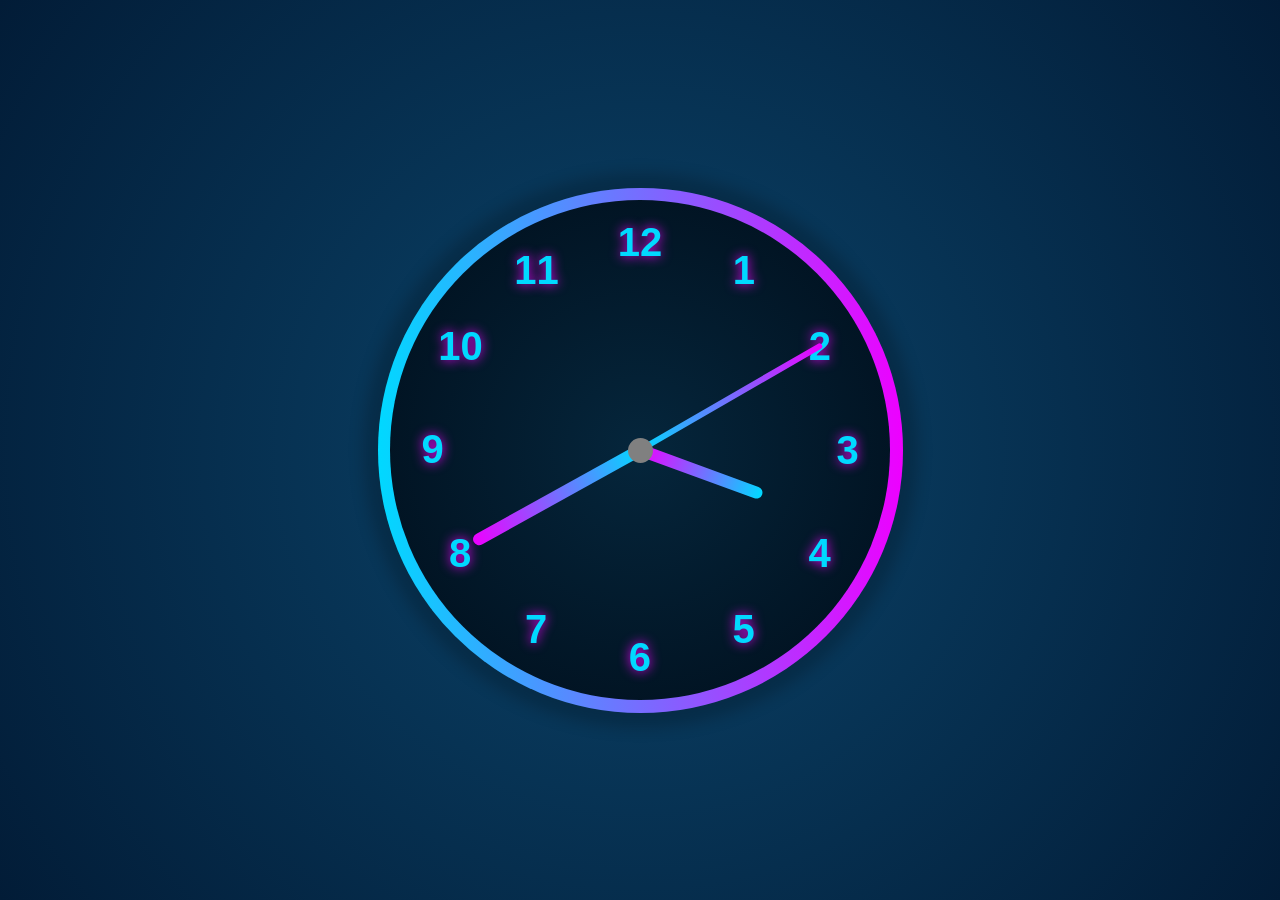
<file: Analog Clock 2/index.html>
<!DOCTYPE html>
<html lang="en">

<head>
    <meta charset="UTF-8">
    <meta name="viewport" content="width=device-width, initial-scale=1.0">
    <title>Analog Clock 2</title>
    <link rel="stylesheet" href="style.css">
</head>

<body>
    <div class="clock">
        <div class="number" style="--n:1"><b>1</b></div>
        <div class="number" style="--n:2"><b>2</b></div>
        <div class="number" style="--n:3"><b>3</b></div>
        <div class="number" style="--n:4"><b>4</b></div>
        <div class="number" style="--n:5"><b>5</b></div>
        <div class="number" style="--n:6"><b>6</b></div>
        <div class="number" style="--n:7"><b>7</b></div>
        <div class="number" style="--n:8"><b>8</b></div>
        <div class="number" style="--n:9"><b>9</b></div>
        <div class="number" style="--n:10"><b>10</b></div>
        <div class="number" style="--n:11"><b>11</b></div>
        <div class="number" style="--n:12"><b>12</b></div>

        <div class="hour-hand" id="hour-hand"></div>
        <div class="minute-hand" id="minute-hand"></div>
        <div class="second-hand" id="second-hand"></div>
        <div class="center-dot"></div>
    </div>
    <script src="script.js"></script>
</body>

</html>
</file>
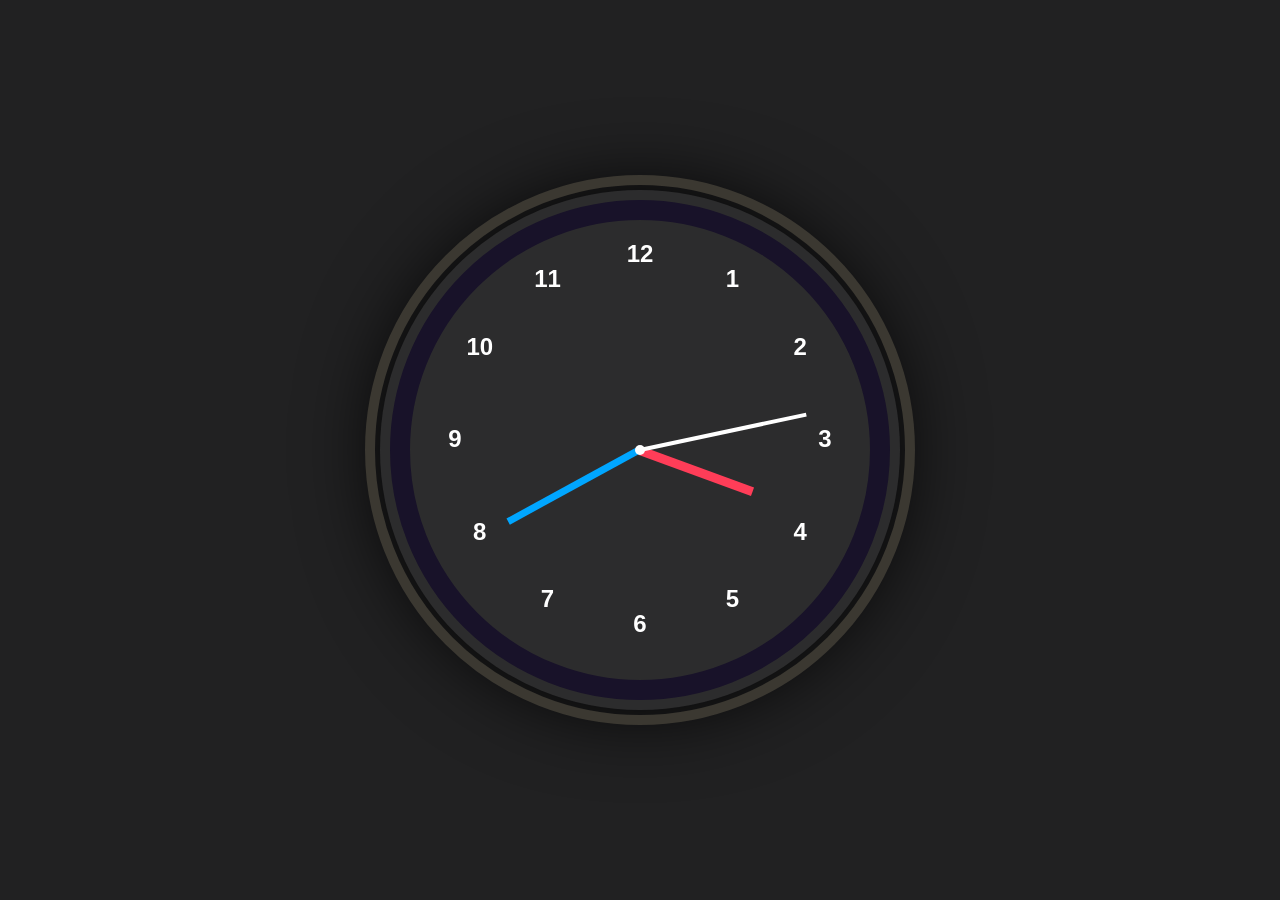
<file: Analog Clock/index.html>
<!DOCTYPE html>
<html lang="en">
<head>
    <meta charset="UTF-8">
    <meta name="viewport" content="width=device-width, initial-scale=1.0">
    <title>Analog Clock</title>
    <link rel="stylesheet" href="style.css">
</head>
<body>

    <div class="container">
        <div class="clock">
            <div style="--clr:#ff3d58;--ht:120px;--wt:9px;" class="hand" id="hour"><i></i></div>
            <div style="--clr:#00a6ff;--ht:150px;--wt:7px;" class="hand" id="minute"><i></i></div>
            <div style="--clr:#ffffff;--ht:170px;--wt:4px;" class="hand" id="second"><i></i></div>

            <span style="--j:1"><b>1</b></span>
            <span style="--j:2"><b>2</b></span>
            <span style="--j:3"><b>3</b></span>
            <span style="--j:4"><b>4</b></span>
            <span style="--j:5"><b>5</b></span>
            <span style="--j:6"><b>6</b></span>
            <span style="--j:7"><b>7</b></span>
            <span style="--j:8"><b>8</b></span>
            <span style="--j:9"><b>9</b></span>
            <span style="--j:10"><b>10</b></span>
            <span style="--j:11"><b>11</b></span>
            <span style="--j:12"><b>12</b></span>
        </div>
    </div>
    
    <script src="script.js"></script>
</body>
</html>
</file>
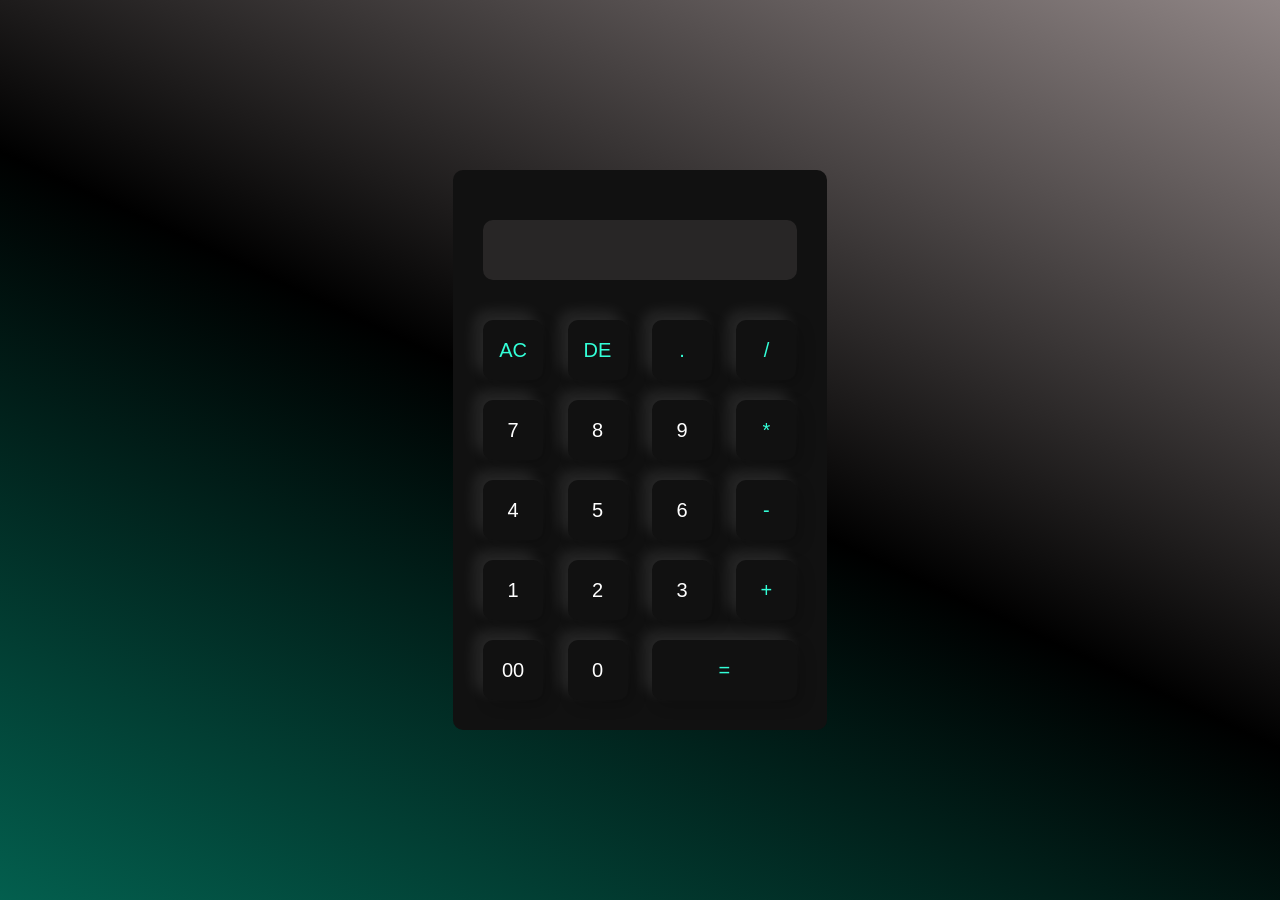
<file: Calculator/index.html>
<!DOCTYPE html>
<html lang="en">

<head>
  <meta charset="UTF-8">
  <meta name="viewport" content="width=device-width, initial-scale=1.0">
  <title>Calculator</title>
  <link rel="stylesheet" href="style.css">
</head>
<!-- Project Start Here -->
<body>
  <div class="container">
    <div class="calculator">
      <form>
        <div class="display">
          <input type="text" name="display">
        </div>
        <div>
          <input type="button" value="AC" onclick="display.value = '' " class="operator">
          <input type="button" value="DE" onclick="display.value = display.value.toString().slice(0,-1)"class="operator">
          <input type="button" value="." onclick="display.value += '.' " class="operator">
          <input type="button" value="/" onclick="display.value += '/' " class="operator">
        </div>
        <div>
          <input type="button" value="7" onclick="display.value += '7' ">
          <input type="button" value="8" onclick="display.value += '8' ">
          <input type="button" value="9" onclick="display.value += '9' ">
          <input type="button" value="*" onclick="display.value += '*' " class="operator">
        </div>
        <div>
          <input type="button" value="4" onclick="display.value += '4' ">
          <input type="button" value="5" onclick="display.value += '5' ">
          <input type="button" value="6" onclick="display.value += '6' ">
          <input type="button" value="-" onclick="display.value += '-' " class="operator">
        </div>
        <div>
          <input type="button" value="1" onclick="display.value += '1' ">
          <input type="button" value="2" onclick="display.value += '2' ">
          <input type="button" value="3" onclick="display.value += '3' ">
          <input type="button" value="+" onclick="display.value += '+' " class="operator">
        </div>
        <div>
          <input type="button" value="00" onclick="display.value += '00' ">
          <input type="button" value="0" onclick="display.value += '0' ">
          <input type="button" value="=" onclick="display.value = eval(display.value)" class="equal operator">
        </div>
      </form>
    </div>
  </div>
</body>
<!-- Project Ends Here -->

</html>
</file>
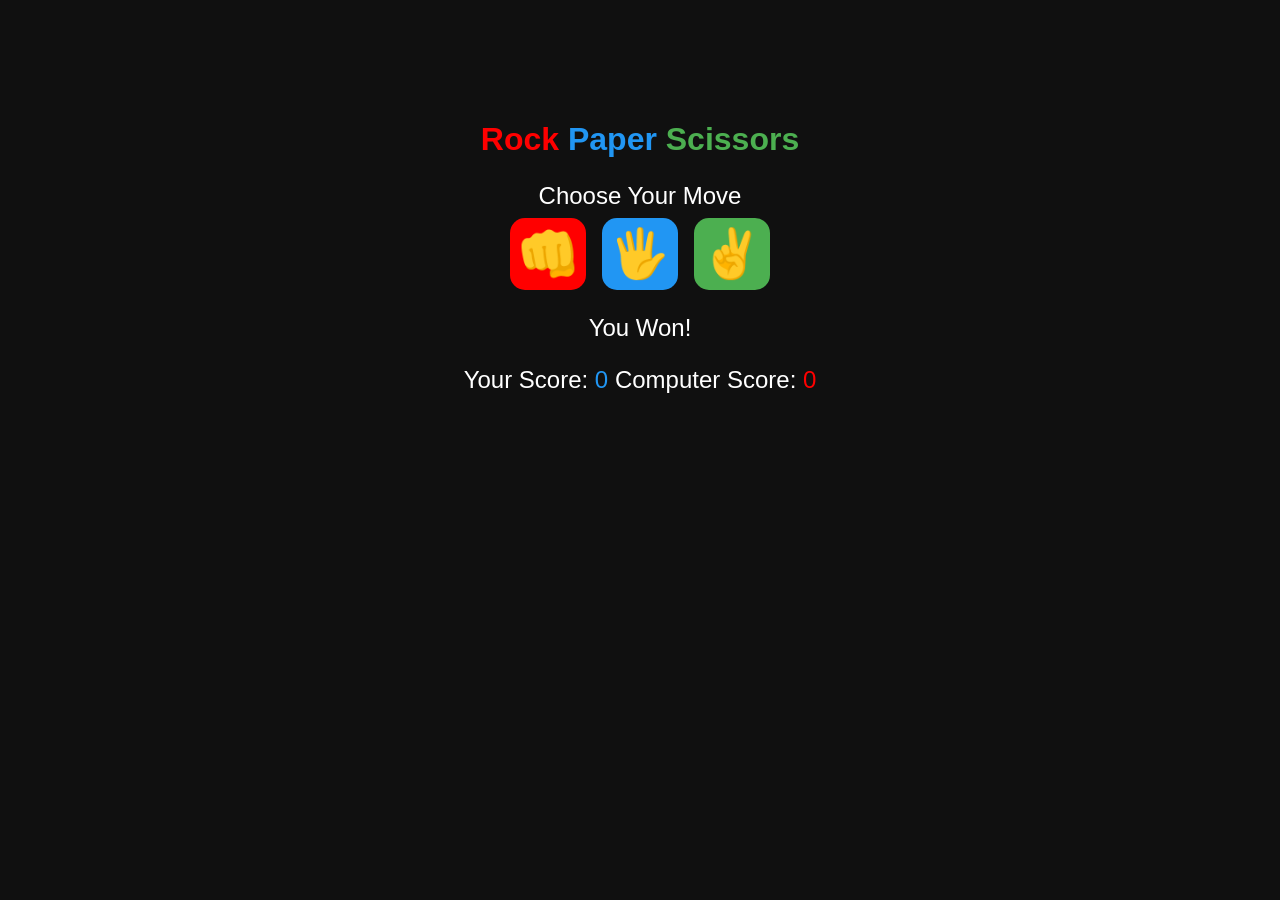
<file: Rock Paper Scissors/index.html>
<!DOCTYPE html>
<html lang="en">
<head>
    <meta charset="UTF-8">
    <meta name="viewport" content="width=device-width, initial-scale=1.0">
    <title>Rock Paper Scissors</title>
    <link rel="stylesheet" href="style.css">
</head>
<body>
    <h1><span1>Rock</span1> <span2>Paper</span2> <span3>Scissors</span> </h1>
    <p>Choose Your Move</p>
    <div class="buttons">
        <button id="rock">&#x1F44A;</button>
        <button id="paper">&#x1f590;</button>
        <button id="scissors">&#x270c;</button>
    </div>
    <p id="result">You Won!</p>
    <p id="Score">
        Your Score: <span id="user-score">0</span>
        Computer Score: <span id="computer-score">0</span>
    </p>

    <script src="script.js"></script>
</body>
</html>
</file>
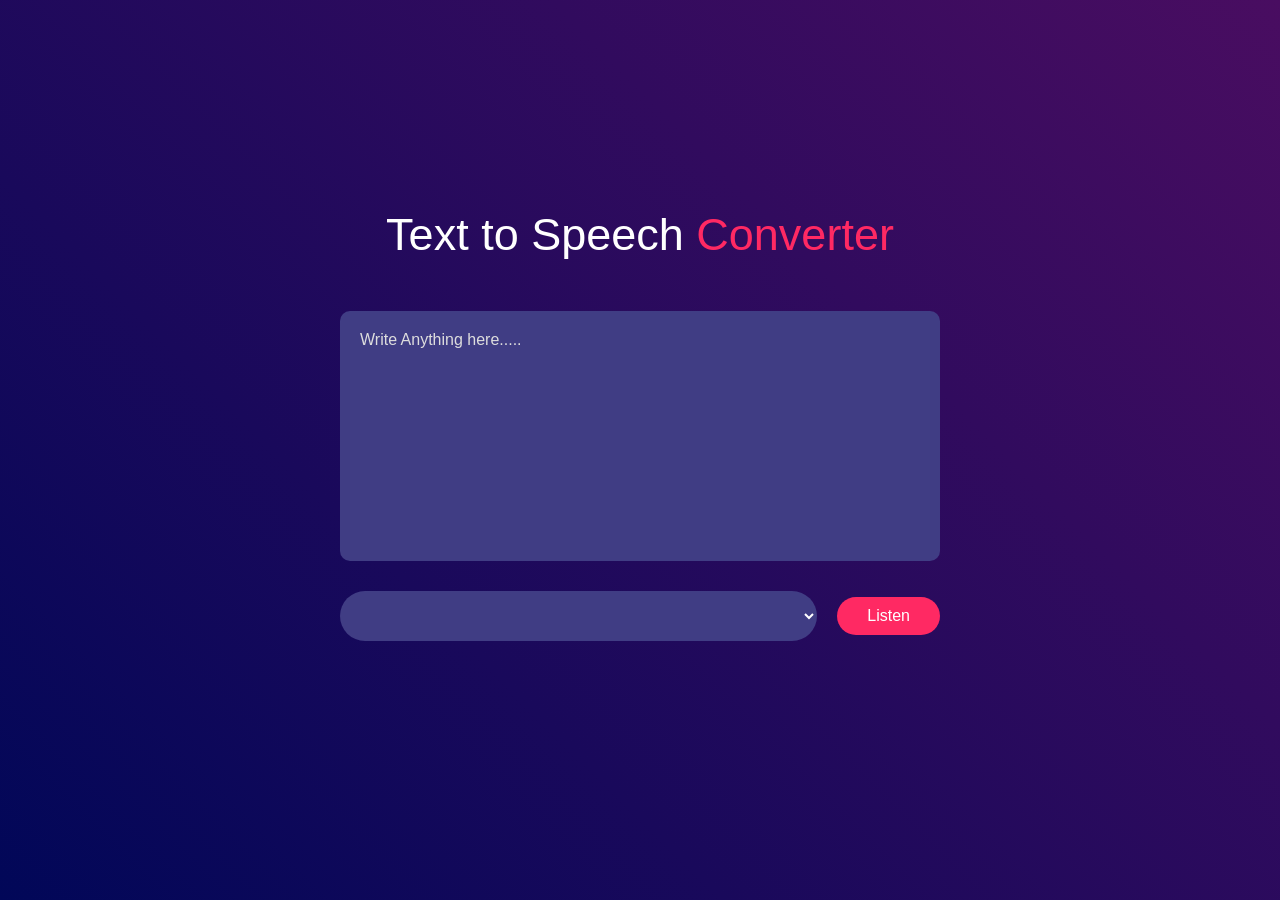
<file: Text To Voice/index.html>
<!DOCTYPE html>
<html lang="en">

<head>
    <meta charset="UTF-8">
    <meta name="viewport" content="width=device-width, initial-scale=1.0">
    <title>Text to Voice Converter</title>
    <link rel="stylesheet" href="style.css">
</head>

<body>
    <div class="hero">
        <h1>Text to Speech <span>Converter</span></h1>
        <textarea placeholder="Write Anything here....."></textarea>
        <div class="row">
            <select ></select>
            <button>Listen</button>
        </div>
    </div>

    <script src="script.js"></script>
</body>
</html>
</file>
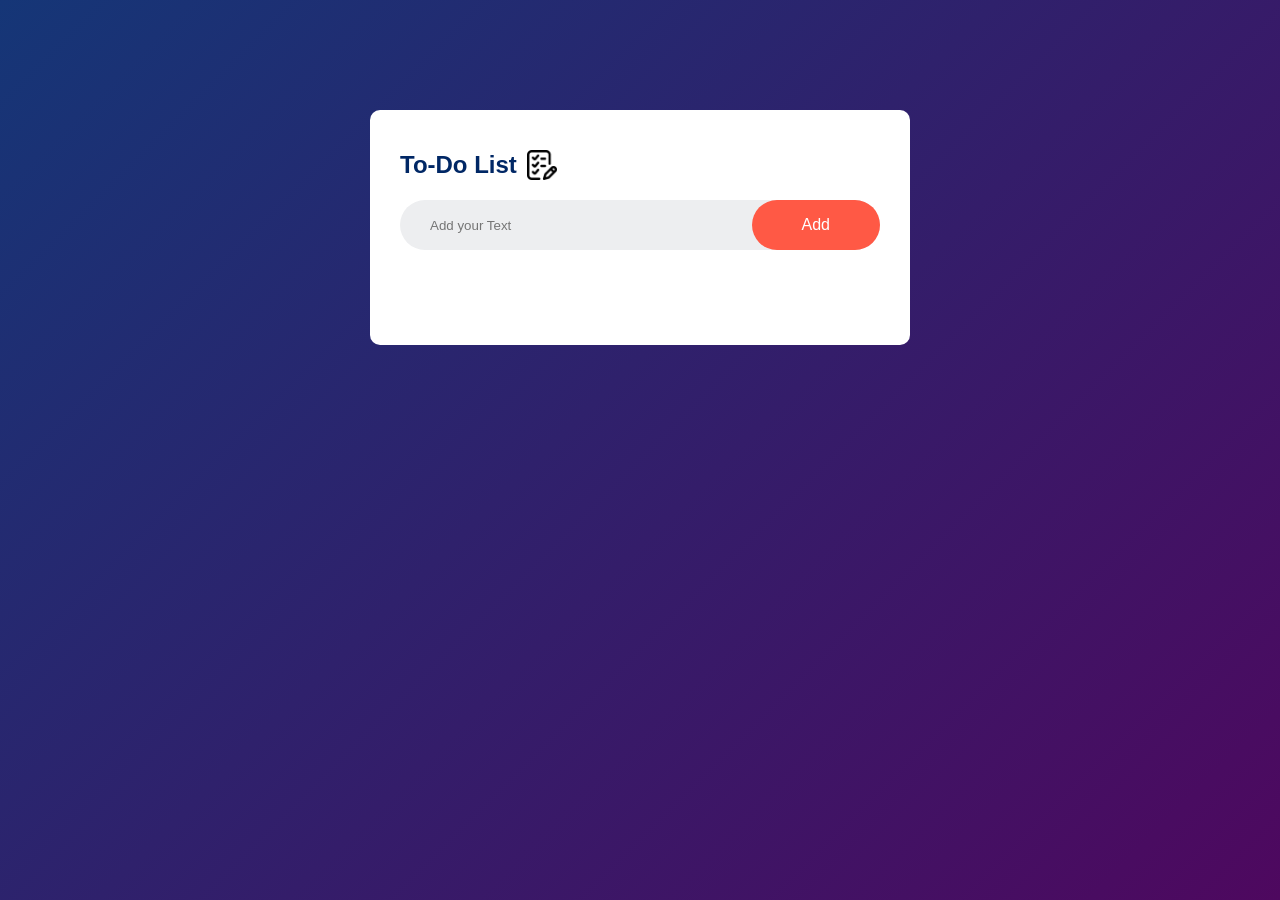
<file: To Do List/index.html>
<!DOCTYPE html>
<html lang="en">
<head>
    <meta charset="UTF-8">
    <meta name="viewport" content="width=device-width, initial-scale=1.0">
    <title>To-Do List</title>
    <link rel="stylesheet" href="style.css">
</head>
<body>
    <div class="container">
        <div class="todo-app">
            <h2> To-Do List <img src="Assets/icon.png"></h2>
            <div class="row">
                <input type="text" id="input-box" placeholder="Add your Text">
                <button onclick="addTask()">Add</button>
            </div>
            <ul id="list-container">
                <!-- <li class="checked">Task 1</li>
                <li>Task 2</li>
                <li>Task 3</li>
                <li>Task 4</li> -->
            </ul>
        </div>
    </div>
    <script src="script.js"></script>
</body>
</html>
</file>
<file: Analog Clock 2/style.css>
*{
    margin: 0;
    padding: 0;
    box-sizing: border-box;
    font-family: 'Segoe UI', Tahoma, Geneva, Verdana, sans-serif;
}

body{
    display: flex;
    justify-content: center;
    align-items: center;
    height: 100vh;
    background: radial-gradient(circle, #0b456b, #021c37);
}

.clock{
    width: 500px;
    height: 500px;
    position: relative;
    background-color: lightgray;
    border-radius: 50%;
    display: flex;
    justify-content: center;
    align-items: center;
    background: radial-gradient( circle, #05263c, #000d1a);
}

.clock::before{
    content: "";
    width: 525px;
    height: 525px;
    position: absolute;
    border-radius: 50%;
    background: linear-gradient(to right, #00d9ff, #ee00ff);
    box-shadow: 0 0 15px 15px rgba(0,0,0,0.2);
    z-index: -1;

}

.number{
    transform: rotate(calc(30deg * var(--n)));
    position: absolute;
    text-align: center;
    inset: 20px;
    font-size: 40px;
    color: #00d9ff;
    text-shadow: 0 0 12px #ee00ff;
}

.number b{
    transform: rotate(calc(-30deg * var(--n)));
    display: inline-block;
}

.center-dot{
    position: absolute;
    width: 25px;
    height: 25px;
    background-color: gray;
    border-radius: 50%;
}

.hour-hand, .minute-hand, .second-hand {
    --rotate: 0;
    position: absolute;
    left: 50%;
    bottom: 50%;
    transform: translate(-50%) rotate(calc(var(--rotate) * 1deg));
    transform-origin: bottom;
    border-radius: 30px 30px 0 0;
}

.hour-hand{
    width: 12px;
    height: 130px;
    background: linear-gradient(#00d9ff, #ee00ff);
}

.minute-hand{
    width: 12px;
    height: 190px;
    background: linear-gradient(to top, #00d9ff, #ee00ff);
}

.second-hand{
    width: 6px;
    height: 210px;
    background: linear-gradient(to top, #00d9ff, #ee00ff);
}
</file>
<file: Analog Clock/style.css>
*{
    padding: 0;
    margin: 0;
    box-sizing: border-box;
    font-family: sans-serif;
    color: #fff;
}

body{
    background: rgb(33,33,34);
    min-height: 100vh;
    display: flex;
    justify-content: center;
    align-items: center;
}
.container{
    background: rgba(255,255,255,.05);
    border-radius: 50%;
    padding: 10px;
    outline: 10px solid #3b3831;
    outline-offset: 5px;
    box-shadow: 0 0 80px #000;
}

.clock{
    position: relative;
    border-radius: 50%;
    width: 500px;
    height: 500px;
    display: flex;
    justify-content: center;
    align-items: center;
    border: 20px solid #181229;
    outline: 10px solid rgb0(108 108 108);
    outline-offset: -20px;
}

.clock span{
    position: absolute;
    transform: rotate(calc(30deg * var(--j)));
    inset: 20px;
    text-align: center;
}

.clock span b{
    transform: rotate(calc(-30deg * var(--j)));
    display: inline-block;
    font-size: 24px;
    font-weight: 700;
    height: 50px;
    width: 50px;
}

.clock::before{
    content: '';
    position: absolute;
    width: 10px;
    height: 10px;
    border-radius: 50%;
    background: #fff;
    z-index: 1;
}
.hand{
    position: absolute;
    display: flex;
    justify-content: center;
    align-items: flex-end;
}

.hand i{
    position: absolute;
    background: var(--clr);
    height: var(--ht);
    width: var(--wt);
    z-index: 0;
}
</file>
<file: Calculator/style.css>
*{
    padding: 0;
    margin: 0;
    font-family: sans-serif;
    box-sizing: border-box;
}

.container{
    width: 100%;
    height: 100vh;
    background: linear-gradient(25deg, #035f4e, #000000, #8f8585);
    display: flex;
    align-items: center;
    justify-content: center;
}

.calculator{
    background: #111;
    padding: 20px;
    border-radius: 10px;
}

.calculator form input{
    border: 0;
    outline: 0;
    width: 60px;
    height: 60px;
    border-radius: 10px;
    box-shadow: -8px -8px 15px rgba(255, 255, 255, 0.1),5px 5px 15px rgba(0, 0, 0, 0.2);
    background: transparent;
    font-size: 20px;
    color: #fff;
    cursor: pointer;
    margin: 10px;
}

form .display{
    display: flex;
    justify-content: flex-end;
    margin: 20px 0;
}

form .display input{
    text-align: right;
    flex: 1;
    font-size: 45px;
    box-shadow: none;
    background: rgb(40, 38, 38);
}

form input.equal{
    width: 145px;
}

form input.operator{
    color: #33ffd8;
}
</file>
<file: Rock Paper Scissors/style.css>
body{
    background: #101010;
    font-family: Arial, Helvetica, sans-serif;
    margin: 0;
    padding: 0;
}

h1{
    font-size: 2rem;
    text-align: center;
    padding-top: 100px;
}
h1 span1 {
    color: #ff0000;
}

h1 span2 {
    color: #2196f3;
}

h1 span3 {
    color: #4caf50;
}

p{
    font-size: 1.5rem;
    text-align: center;
    margin-bottom: .5rem;
    color: #fff;
}

.buttons{
    display: flex;
    justify-content: center;
}

button{
    border: none;
    font-size: 3rem;
    margin: 0 .5rem;
    padding: 0.5rem;
    cursor: pointer;
    background-color: blueviolet;
    border-radius: 15px;
    transition: all .3sec ease-in-out;
}

button:hover{
    opacity: 0.7;
}

#rock{
    background-color: #ff0000;
}

#paper{
    background-color: #2196f3;
}

#scissors{
    background-color: #4caf50;
}

#user-score{
    color: #2196f3;
}

#computer-score{
    color: #ff0000;
}
</file>
<file: Text To Voice/style.css>
*{
    margin: 0;
    padding: 0;
    font-family: 'Poppins', sans-serif;
    box-sizing: border-box;
}

.hero{
    width: 100%;
    min-height: 100vh;
    background: linear-gradient(45deg, #010758, #490d61);
    display: flex;
    align-items: center;
    justify-content: center;
    flex-direction: column;
    color: #fff;
}

.hero h1{
    font-size: 45px;
    font-weight: 500;
    margin-top: -50px;
    margin-bottom: 50px;
}

.hero h1 span{
    color: #ff2963;
}

textarea{
    width: 600px;
    height: 250px;
    background: #403d84;
    color: #fff;
    font-size: 15px;
    border: 0;
    outline: 0;
    padding: 20px;
    border-radius: 10px;
    resize: none;
    margin-bottom: 30px;
}

textarea::placeholder{
    font-size: 16px;
    color: #ddd;
}

.row{
    width: 600px;
    display: flex;
    align-items: center;
    gap: 20px;
}

button{
    background: #ff2963;
    color: #fff;
    font-size: 16px;
    padding: 10px 30px;
    border-radius: 35px;
    border: 0;
    outline: 0;
    cursor: pointer;
    display: flex;
    align-items: center;
}

select{
    flex: 1;
    color: #fff;
    background: #403d84;
    height: 50px;
    padding: 0 20px;
    outline: 0;
    border: 0;
    border-radius: 35px;
}
</file>
<file: To Do List/style.css>
* {
    margin: 0;
    padding: 0;
    font-family: 'Poppins', sans-serif;
    box-sizing: border-box;
}

.container {
    width: 100%;
    min-height: 100vh;
    background: linear-gradient(135deg, #153677, #4e085f);
    padding: 10px;
}

.todo-app {
    width: 100%;
    max-width: 540px;
    background: white;
    margin: 100px auto 20px;
    padding: 40px 30px 70px;
    border-radius: 10px;
}

.todo-app h2 {
    color: #002765;
    display: flex;
    align-items: center;
    margin-bottom: 20px;
}

.todo-app h2 img {
    width: 30px;
    margin-left: 10px;
}

.row {
    display: flex;
    align-items: center;
    justify-content: space-between;
    background: #edeef0;
    border-radius: 30px;
    padding-left: 20px;
    margin-bottom: 25px;
}

input {
    flex: 1;
    border: none;
    outline: none;
    background: transparent;
    font-weight: 14px;
    padding: 10px;
}

button {
    border: none;
    outline: none;
    padding: 16px 50px;
    background: #ff5945;
    color: #fff;
    font-size: 16px;
    cursor: pointer;
    border-radius: 40px;
}

ul li {
    list-style: none;
    font-size: 17px;
    padding: 12px 8px 12px 50px;
    user-select: none;
    cursor: pointer;
    position: relative;
}

ul li::before{
    content: '';
    position: absolute;
    height: 25px;
    width: 28px;
    border-radius: 50px;
    background-image: url(Assets/unchecked.png);
    background-size: cover;
    background-position: center;
    top: 12px;
    left: 8px;
}

ul li.checked{
    color: #555;
    text-decoration: line-through;
}

ul li.checked::before{
    background-image: url(Assets/checked.png);
}

ul li span{
    position: absolute;
    right: 0;
    top: 5px;
    width: 40px;
    height: 40px;
    font-size: 25px;
    color: #555;
    line-height: 40px;
    text-align: center;
    border-radius: 50%;
}

lu li span:hover{
    background: #edeef0;
}
</file>
